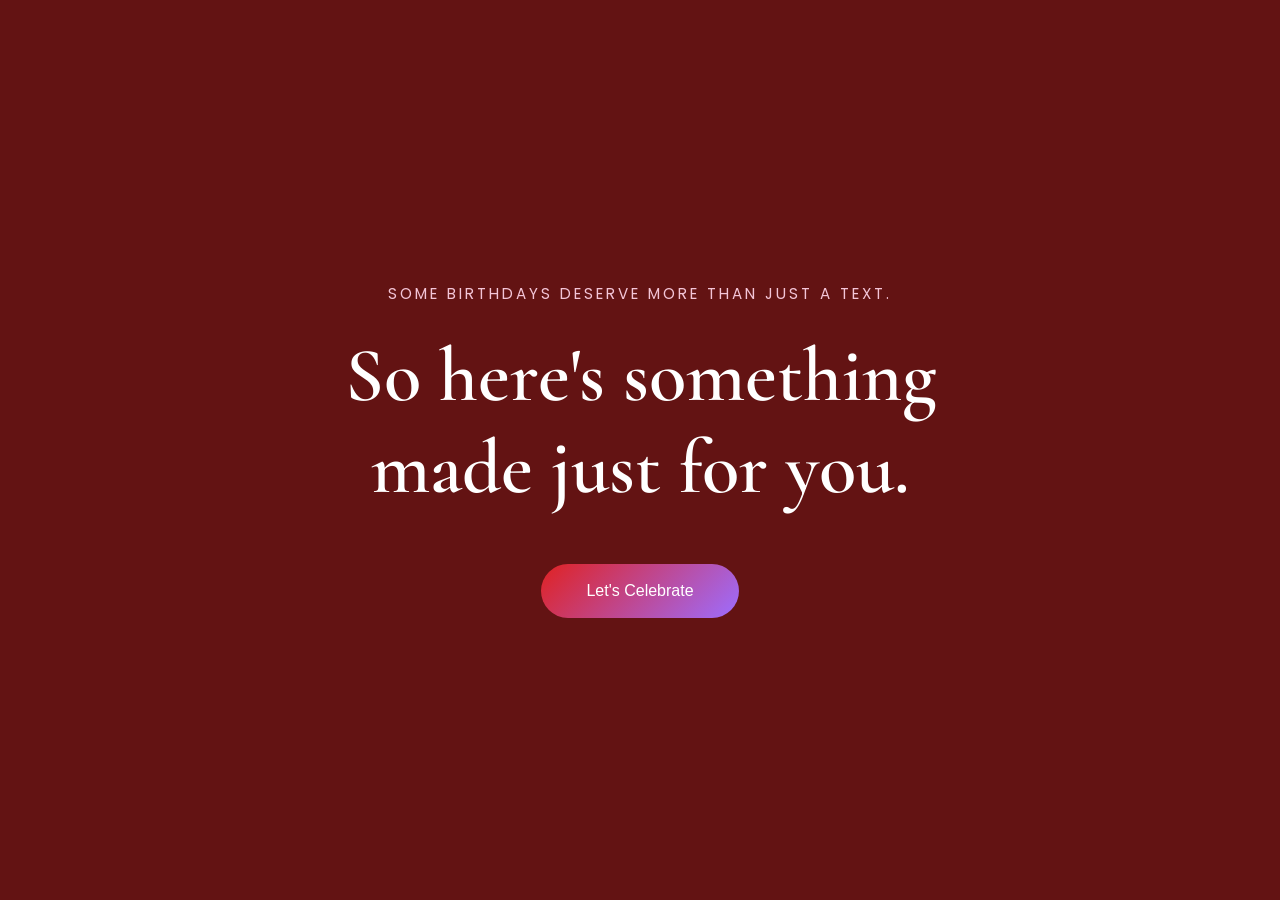
<file: index.html>
<!DOCTYPE html>
<html lang="en">
<head>

    <meta charset="UTF-8">
    <meta name="viewport" content="width=device-width, initial-scale=1.0">

    <title>Happy Birthday Nadia</title>

    <!-- Main CSS -->
    <link rel="stylesheet" href="css/style.css">

    <!-- Envelope CSS -->
    <link rel="stylesheet" href="components/envelope.css">

    <!-- Google Fonts -->
    <link rel="preconnect" href="https://fonts.googleapis.com">
    <link rel="preconnect" href="https://fonts.gstatic.com" crossorigin>

    <link href="https://fonts.googleapis.com/css2?family=Cormorant+Garamond:wght@400;500;600;700&family=Poppins:wght@300;400;500;600&display=swap" rel="stylesheet">

    <!-- Font Awesome -->
    <link rel="stylesheet"
          href="https://cdnjs.cloudflare.com/ajax/libs/font-awesome/6.6.0/css/all.min.css"/>

</head>

<body>

<!-- =====================================
LOADING SCREEN
===================================== -->

<div id="loadingScreen">

    <div class="loading-content">

        <p class="loading-small">
            Some birthdays deserve
            more than just a text.
        </p>

        <h1>
            So here's something
            made just for you.
        </h1>

        <button id="celebrateBtn">
            Let's Celebrate
        </button>

    </div>

</div>

<!-- =====================================
BACKGROUND MUSIC
===================================== -->

<audio id="bgMusic" loop>
    <source src="assets/music.mp3" type="audio/mpeg">
</audio>

<div class="music-btn" id="musicBtn">
    <i class="fa-solid fa-music"></i>
</div>

<!-- =====================================
NAVBAR
===================================== -->

<nav>

    <div class="logo">
        Happy <span>Birthday</span>
    </div>

    <ul>
        <li>Celebrate</li>
        <li>Smile</li>
        <li>Wish</li>
        <li>Nadia</li>
    </ul>

</nav>

<!-- =====================================
HERO
===================================== -->

<section class="hero" id="hero">

    <div class="hero-left">

        <h1>
            Happy Birthday
            <span>Nadia</span>
        </h1>

        <p>
            Another year.
            Another adventure.
            Another beautiful chapter.
            Hope today brings smiles,
            unforgettable memories,
            and everything your heart has been quietly wishing for.
        </p>

        <button id="surpriseBtn">
            Open Your Letter 🐾
        </button>

        <button id="galleryBtn" class="gallery-btn">
          Cue the Cancer Season ☀️
        </button>

    </div>

    <div class="hero-right">

        <div class="image-box">
            <canvas id="revealCanvas"></canvas>
        </div>

        <p class="hint">
            Move your cursor across the photo ✨
        </p>

    </div>

</section>

<!-- =====================================
CAT ENVELOPE COMPONENT
===================================== -->

<div id="envelopeOverlay">

    <div class="envelope-container">

        <div class="cat-ear left-ear"></div>
        <div class="cat-ear right-ear"></div>

        <div class="envelope">

            <div class="flap"></div>

            <div class="seal" id="seal">

                <div class="paw">

                    <span></span>
                    <span></span>
                    <span></span>
                    <span></span>
                    <span class="pad"></span>

                </div>

            </div>

        </div>

        <!-- LETTER -->

        <div class="letter" id="letter">

            <button class="close-letter" id="closeLetter">
                &times;
            </button>

            <div class="letter-bg"></div>

            <div class="letter-content">

                <h2>Dear Nadia 🤍</h2>

                <p>
                    Birthdays usually come with messages that all sound the same.
                    So instead of another "Happy Birthday" text...
                    I built you a tiny corner of the internet.
                    I hope this next chapter is full of beautiful cafés,
                    unforgettable adventures,
                    genuine friendships,
                    lots of laughter,
                    and moments that never need a filter.
                    Keep shining.
                    Keep creating.
                    Keep being you.
                </p>

                <h3>Happy Birthday</h3>

            </div>

        </div>

    </div>

</div>

<script src="js/script.js"></script>
<script src="components/envelope.js"></script>

</body>
</html>
</file>
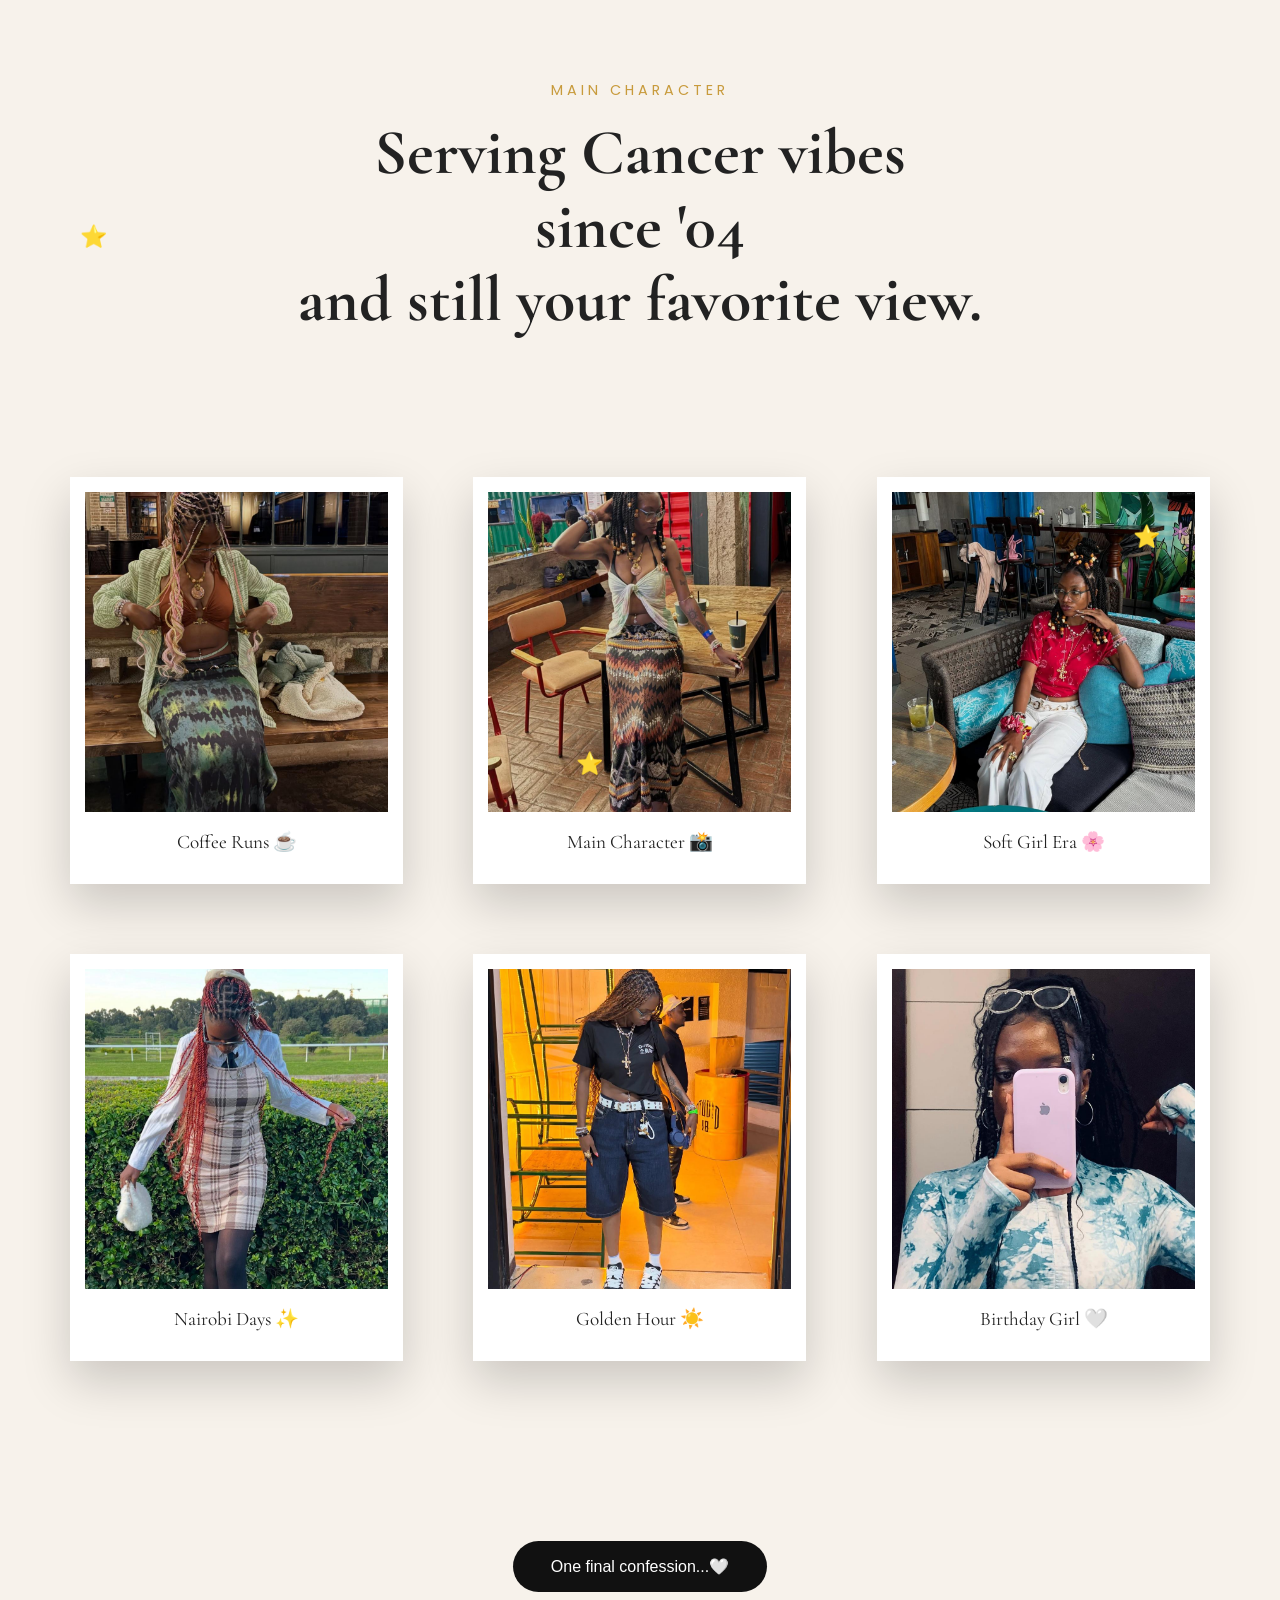
<file: gallery.html>
<!DOCTYPE html>
<html lang="en">

<head>

    <meta charset="UTF-8">
    <meta name="viewport" content="width=device-width, initial-scale=1.0">
    <title>Cancer Season</title>
    <link rel="stylesheet" href="css/gallery.css">

    <!-- Google Font -->
    <link rel="preconnect" href="https://fonts.googleapis.com">
    <link rel="preconnect" href="https://fonts.gstatic.com" crossorigin>
    <link href="https://fonts.googleapis.com/css2?family=Cormorant+Garamond:wght@400;500;700&family=Poppins:wght@300;400;600&display=swap" rel="stylesheet">

</head>

<body>
<audio id="bgMusic" loop>
    <source src="assets/music.mp3" type="audio/mpeg">
</audio>
<!-- ===================================== -->
<!-- HEADER -->
<!-- ===================================== -->

<section class="gallery-header">

    <p class="small-title">
        Main Character
    </p>

    <h1>

        <span>Serving Cancer vibes</span>

        <span>since '04</span>

        <span>and still your favorite view.</span>

    </h1>

</section>

<!-- ===================================== -->
<!-- POLAROID WALL -->
<!-- ===================================== -->

<section class="wall">

<div class="polaroid one">
    <img src="assets/img/nad1.jpeg">
    <p>Coffee Runs ☕</p>
</div>

<div class="polaroid two">
    <img src="assets/img/nad2.jpeg">
    <p>Main Character 📸</p>
</div>

<div class="polaroid three">
    <img src="assets/img/nad3.jpeg">
    <p>Soft Girl Era 🌸</p>
</div>

<div class="polaroid four">
    <img src="assets/img/nad4.jpeg">
    <p>Nairobi Days ✨</p>
</div>

<div class="polaroid five">
    <img src="assets/img/nad5.jpeg">
    <p>Golden Hour ☀️</p>
</div>

<div class="polaroid six">
    <img src="assets/img/nad6.jpeg">
    <p>Birthday Girl 🤍</p>
</div>

</section>

<!-- ===================================== -->
<!-- HIDDEN STARS -->
<!-- ===================================== -->

<div class="star star1">⭐</div>
<div class="star star2">⭐</div>
<div class="star star3">⭐</div>

<div class="wish-popup" id="wishPopup">

    <p id="wishText"></p>

</div>

<!-- ===================================== -->
<!-- FOOTER -->
<!-- ===================================== -->

<div class="gallery-footer">

<button id="finishBtn">

One final confession...🤍

</button>

</div>

<script src="js/gallery.js"></script>

</body>
</html>
</file>
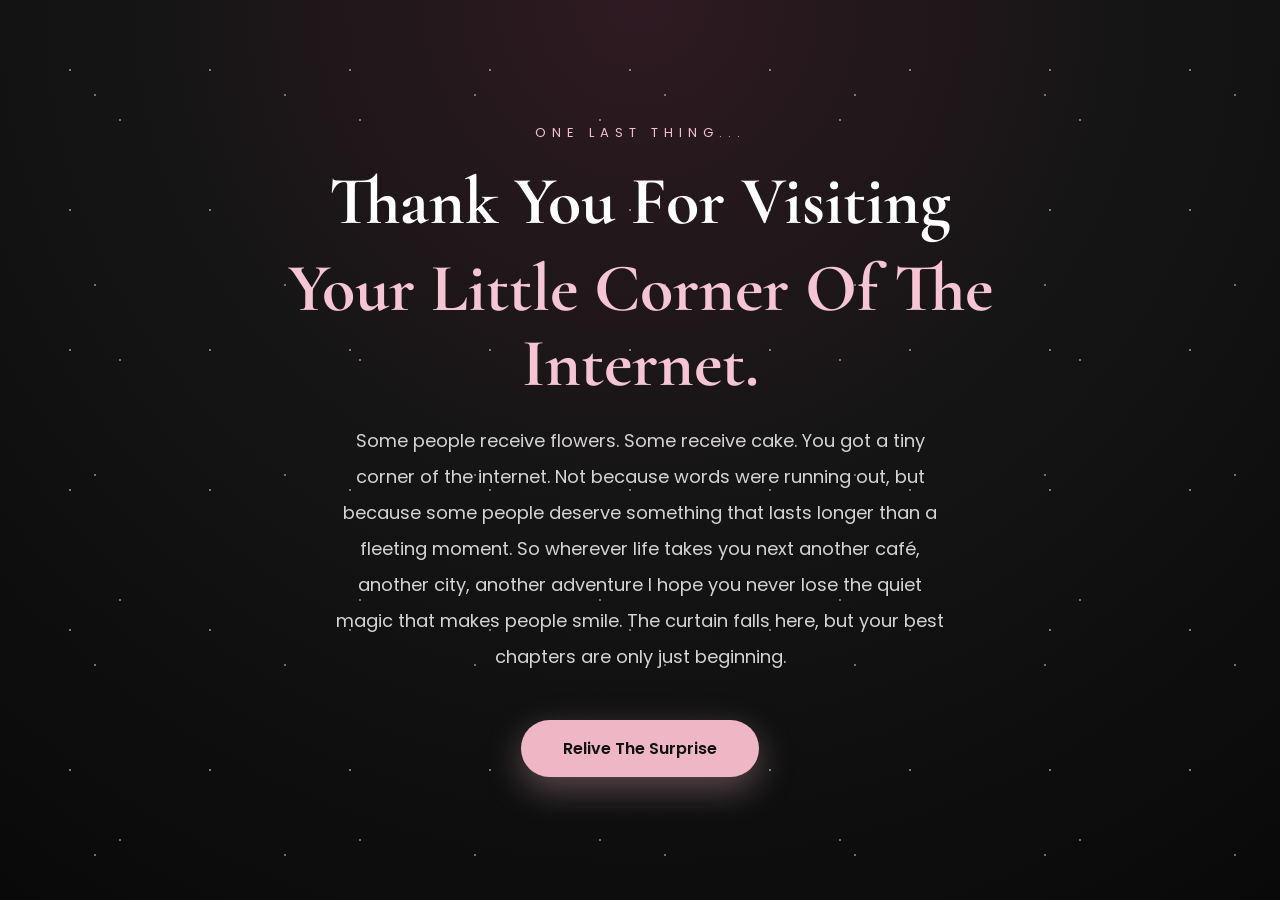
<file: goodbye.html>
<!DOCTYPE html>
<html lang="en">

<head>

    <meta charset="UTF-8">
    <meta name="viewport" content="width=device-width, initial-scale=1.0">

    <title>Until Next Time 🤍</title>

    <link rel="stylesheet" href="css/goodbye.css">

    <link rel="preconnect" href="https://fonts.googleapis.com">
    <link rel="preconnect" href="https://fonts.gstatic.com" crossorigin>

    <link href="https://fonts.googleapis.com/css2?family=Cormorant+Garamond:wght@400;600;700&family=Poppins:wght@300;400;500&display=swap" rel="stylesheet">

</head>

<body>
    <audio id="bgMusic" loop>
      <source src="assets/music.mp3" type="audio/mpeg">
    </audio>

<div class="goodbye">

    <div class="stars"></div>

    <div class="content">

        <span class="small">
            One last thing...
        </span>

        <h1>
            Thank You For Visiting
            <span>Your Little Corner Of The Internet.</span>
        </h1>

       <p>
         Some people receive flowers.
         Some receive cake.
         You got a tiny corner of the internet.

         Not because words were running out,
         but because some people deserve something that lasts          longer than a fleeting moment.

         So wherever life takes you next
         another café,
         another city,
         another adventure

         I hope you never lose the quiet magic that makes people smile.

         The curtain falls here,
         but your best chapters are only just beginning.
       </p>


        <a href="index.html" class="restart">
            Relive The Surprise
        </a>

    </div>

</div>

<script src="js/goodbye.js"></script>

</body>
</html>
</file>
<file: css/style.css>
/* =========================
   GOOGLE FONTS
========================= */

@import url('https://fonts.googleapis.com/css2?family=Cormorant+Garamond:wght@400;500;600;700&family=Poppins:wght@300;400;500;600&display=swap');

*{
    margin:0;
    padding:0;
    box-sizing:border-box;
}

html{
    scroll-behavior:smooth;
}

body{
    font-family:'Poppins',sans-serif;
    background:#080808;
    color:white;
    overflow-x:hidden;
}

/*=========================
BACKGROUND
=========================*/

body::before{
    content:"";
    position:fixed;
    inset:0;
    background:
    radial-gradient(circle at top right,#f5bfd61f,transparent 30%),
    radial-gradient(circle at bottom left,#d6b4ff1a,transparent 30%),
    linear-gradient(#080808,#050505);
    z-index:-2;
}

/*=========================
NAVBAR
=========================*/

nav{
    width:100%;
    position:fixed;
    top:0;
    left:0;
    padding:20px 8%;
    display:flex;
    justify-content:space-between;
    align-items:center;
    backdrop-filter:blur(15px);
    background:rgba(0,0,0,.25);
    z-index:999;
}

.logo{
    font-size:1.4rem;
    font-family:'Cormorant Garamond',serif;
    letter-spacing:2px;
}

.logo span{
    color:#f3c5d7;
}

nav ul{
    display:flex;
    gap:40px;
    list-style:none;
}

nav li{
    cursor:pointer;
    transition:.3s;
    color:#ddd;
}

nav li:hover{
    color:#fff;
}
/*=========================
MUSIC BUTTON
=========================*/

.music-btn{
    position:fixed;
    bottom:30px;
    right:30px;
    width:60px;
    height:60px;
    border-radius:50%;
    display:flex;
    justify-content:center;
    align-items:center;
    cursor:pointer;
    background:#ca1313a6;
    backdrop-filter:blur(20px);
    border:1px solid #ffffff25;
    font-size:20px;
    z-index:999;
    transition:.35s;
}

.music-btn:hover{
    transform:scale(1.08);
    background:#f3076140;
}

/*=========================
HERO
=========================*/

.hero{
    min-height:100vh;
    width:100%;
    padding:140px 8% 80px;
    display:flex;
    justify-content:space-between;
    align-items:center;
    gap:70px;
}

/*=========================
LEFT
=========================*/

.hero-left{
    flex:1;
}

.tag{
    display:inline-block;
    color:#f3c5d7;
    letter-spacing:3px;
    margin-bottom:25px;
    text-transform:uppercase;
    font-size:.85rem;
}

.hero-left h1{
    font-family:'Cormorant Garamond',serif;
    font-size:clamp(3rem,7vw,6.5rem);
    line-height:1;
    margin-bottom:30px;
}

.hero-left h1 span{
    display:block;
    color:#f3c5d7;
}

.hero-left p{
    max-width:520px;
    color:#d5d5d5;
    font-size:1rem;
    line-height:1.8;
    margin-bottom:40px;
}

/*=========================
BUTTON
=========================*/

.hero-left button{
    padding:16px 34px;
    border:none;
    cursor:pointer;
    font-size:1rem;
    border-radius:50px;
    color:white;
    background:linear-gradient(135deg,#df1a86,#f10a63);
    transition:.35s;
}

.hero-left button:hover{
    transform:translateY(-4px);
    box-shadow:0 15px 30px rgba(214,114,194,.35);
}

/*=========================
RIGHT
=========================*/

.hero-right{
    flex:1;
    display:flex;
    flex-direction:column;
    align-items:center;
}

/*=========================
IMAGE
=========================*/

.image-box{
    width:min(500px,90vw);
    aspect-ratio:4/5;
    border-radius:28px;
    overflow:hidden;
    background:#111;
    box-shadow:
    0 20px 60px rgba(0,0,0,.45),
    0 0 80px rgba(255,192,203,.08);
    border:1px solid rgba(255,255,255,.08);
}

#revealCanvas{
    width:100%;
    height:100%;
    display:block;
}

/* ===========================
GALLERY BUTTON
=========================== */

.gallery-btn{
    margin-top:20px;
    padding:16px 34px;
    background:#f6c453;
    color:#111;
    border:none;
    border-radius:40px;
    font-size:16px;
    font-weight:600;
    cursor:pointer;
    opacity:0;
    transform:translateY(20px);
    pointer-events:none;
    transition:.5s;
    box-shadow:
    0 12px 30px rgba(0,0,0,.18);
}

.gallery-btn.show{
    opacity:1;
    transform:translateY(0);
    pointer-events:auto;
}

.gallery-btn:hover{
    transform:translateY(-4px);
    background:#ffd86e;
}


/*=========================
HINT
=========================*/

.hint{
    margin-top:20px;
    color:#bbb;
    letter-spacing:1px;
    font-size:.95rem;
}

/*=========================
SURPRISE
=========================*/

.surprise{
    min-height:100vh;
    display:flex;
    justify-content:center;
    align-items:center;
    padding:50px;
}

.hidden{
    display:none;
}

.card{
    width:min(700px,95%);
    background:#121212;
    border-radius:24px;
    padding:60px;
    text-align:center;
    border:1px solid rgba(255,255,255,.08);
    box-shadow:0 30px 80px rgba(0,0,0,.45);
}

.card h2{
    font-family:'Cormorant Garamond',serif;
    font-size:3rem;
    margin-bottom:25px;
}

.card p{
    line-height:2;
    color:#ddd;
    margin-bottom:40px;
}

.card button{
    padding:15px 30px;
    border:none;
    border-radius:40px;
    cursor:pointer;
    background:#f3c5d7;
    color:black;
    font-weight:600;

}

/*=========================
TABLET
=========================*/

@media(max-width:992px){

.hero{
    flex-direction:column-reverse;
    justify-content:center;
    text-align:center;
}

.hero-left p{
    margin:auto;
    margin-bottom:35px;
}

nav{
    padding:18px 6%;
}

nav ul{
    gap:20px;
}

}

/*=========================
PHONE
=========================*/

@media(max-width:768px){

nav{
    flex-direction:column;
    gap:15px;
}

nav ul{
    flex-wrap:wrap;
    justify-content:center;
    gap:15px;
}

.hero{
    padding-top:180px;
}

.hero-left h1{
    font-size:3.4rem;
}

.hero-left p{
    font-size:.95rem;
}

.music-btn{
    width:55px;
    height:55px;
    right:20px;
    bottom:20px;
}

.card{
    padding:35px 25px;
}

.card h2{
    font-size:2.2rem;
}

}

/* ===========================LOADING SCREEN=========================== */
#loadingScreen{
    position:fixed;
    inset:0;
    display:flex;
    justify-content:center;
    align-items:center;
    background:#631313;
    z-index:5000;
    transition:1s;
}

.loading-content{
    width:min(700px,90%);
    text-align:center;
}

.loading-small{
    color:#f3c5d7;
    font-size:.95rem;
    letter-spacing:3px;
    text-transform:uppercase;
    margin-bottom:25px;
}

.loading-content h1{
    font-family:'Cormorant Garamond',serif;
    font-size:clamp(2.5rem,6vw,5rem);
    font-weight:600;
    line-height:1.2;
    margin-bottom:50px;
}

#celebrateBtn{
    padding:18px 45px;
    border:none;
    border-radius:50px;
    cursor:pointer;
    color:white;
    font-size:1rem;
    background:linear-gradient(135deg,#e02222,#9d6dff);
    transition:.35s;
}

#celebrateBtn:hover{
    transform:translateY(-5px);
    box-shadow:0 20px 40px rgba(220,110,180,.35);
}

.fadeOut{
    opacity:0;
    pointer-events:none;
}
</file>
<file: components/envelope.css>
/* ===================OVERLAY================== */
#envelopeOverlay{
    position:fixed;
    inset:0;
    background:rgba(0,0,0,.78);
    display:flex;
    justify-content:center;
    align-items:center;
    opacity:0;
    visibility:hidden;
    transition:.45s ease;
    z-index:99999;
}

#envelopeOverlay.show{
    opacity:1;
    visibility:visible;
}

/* =========CONTAINER=============== */

.envelope-container{
    position:relative;
    width:420px;
    height:320px;
    display:flex;
    justify-content:center;
    align-items:center;
    transform:translateY(80px) scale(.75);
    transition:.6s cubic-bezier(.18,.89,.32,1.28);
}

#envelopeOverlay.show .envelope-container{
    transform:translateY(0) scale(1);
}

/* ==============CAT EARS===================== */

.cat-ear{
    position:absolute;
    width:80px;
    height:80px;
    background:#F8F3EA;
    top:-28px;
    z-index:0;
}

.left-ear{
    left:70px;
    clip-path:polygon(50% 0%,0% 100%,100% 100%);
    transform:rotate(-10deg);
}

.right-ear{
    right:70px;
    clip-path:polygon(50% 0%,0% 100%,100% 100%);
    transform:rotate(10deg);
}

/* =====================ENVELOPE==================== */

.envelope{
    position:relative;
    width:360px;
    height:230px;
    background:#F8F3EA;
    border-radius:12px;
    overflow:hidden;
    box-shadow:
    0 30px 70px rgba(0,0,0,.45);
    z-index:10;
}

/* ================FLAP======================== */

.flap{
    position:absolute;
    top:0;
    left:0;
    width:100%;
    height:120px;
    background:#efe7db;
    clip-path:polygon(0 0,100% 0,50% 100%);
    transform-origin:top;
    transition:.8s ease;
    z-index:3;
}

.envelope.open .flap{
    transform:rotateX(180deg);
}

/* =====================SEAL======================== */

.seal{
    position:absolute;
    left:50%;
    top:95px;
    transform:translateX(-50%);
    width:70px;
    height:70px;
    border-radius:50%;
    background:#efb7c5;
    display:flex;
    justify-content:center;
    align-items:center;
    cursor:pointer;
    z-index:5;
    transition:.3s;
}

.seal:hover{
    transform:translateX(-50%) scale(1.08);
}

/* ==========CSS PAW=============== */

.paw{
    position:relative;
    width:30px;
    height:30px;
}

.paw span{
    position:absolute;
    width:8px;
    height:8px;
    background:white;
    border-radius:50%;
}

.paw span:nth-child(1){
    top:0;
    left:2px;
}

.paw span:nth-child(2){
    top:0;
    right:2px;
}

.paw span:nth-child(3){
    top:10px;
    left:-2px;
}

.paw span:nth-child(4){
    top:10px;
    right:-2px;
}

.pad{
    width:18px !important;
    height:16px !important;
    left:50%;
    bottom:0;
    transform:translateX(-50%);
    border-radius:50%;
}

/* ===============LETTER=================== */

.letter{
    position:absolute;
    width:330px;
    height:470px;
    background:#fdfbf8;
    border-radius:18px;
    top:40px;
    overflow:hidden;
    box-shadow:
    0 25px 60px rgba(0,0,0,.35);
    transform:translateY(160px) scale(.85);
    opacity:0;
    pointer-events:none;
    transition:.8s;
    z-index:20;
}

.letter.show{
    transform:translateY(-40px) scale(1);
    opacity:1;
    pointer-events:auto;
}

/* ==========BACKGROUND IMAGE=================== */

.letter-bg{
    position:absolute;
    inset:0;
    background-image:url("../assets/img/letter-bg.jpg");
    background-position:center;
    background-size:cover;
    background-repeat:no-repeat;
    opacity:0.35;
    z-index:1;
}

/* ===========CONTENT================ */

.letter-content{
    position:relative;
    z-index:2;
    padding:45px;
    padding-bottom:80px;
    height:100%;
    overflow-y:auto;
    scrollbar-width:thin;
    scrollbar-color:#efb7c5 transparent;
}

.letter-content h2{
    font-family:'Cormorant Garamond',serif;
    font-size:38px;
    margin-bottom:25px;
    color: crimson;
}

.letter-content p{
    font-family:'Poppins',sans-serif;
    line-height:2;
    color:#000000;
    font-size:15px;
}

.letter-content h3{
    margin-top:35px;
    font-family:'Cormorant Garamond',serif;
    font-size:34px;
    color: crimson;
}

.letter-content::-webkit-scrollbar{
    width:6px;
}

.letter-content::-webkit-scrollbar-thumb{
    background:#efb7c5;
    border-radius:20px;
}

.letter-content::-webkit-scrollbar-track{
    background:transparent;
}
/* ==============================
CLOSE BUTTON
============================== */

.close-letter{
    position:absolute;
    right:15px;
    top:15px;
    width:36px;
    height:36px;
    border:none;
    border-radius:50%;
    background:#efb7c5;
    color:white;
    cursor:pointer;
    font-size:20px;
    z-index:5;
}

/* ==============================
RESPONSIVE
============================== */

@media(max-width:768px){
.envelope-container{
width:95%;
}

.envelope{
width:300px;
height:200px;
}

.letter{
width:90%;
height:75vh;
}

.letter-content{
padding:30px;
}
.letter-content h2{
font-size:30px;
}
}
</file>
<file: css/gallery.css>
@import url('https://fonts.googleapis.com/css2?family=Cormorant+Garamond:wght@400;500;700&family=Poppins:wght@300;400;600&display=swap');

*{
    margin:0;
    padding:0;
    box-sizing:border-box;
}

body{
    background:#f7f2eb;
    font-family:'Poppins',sans-serif;
    color:#222;
    overflow-x:hidden;
}

/* ============================
HEADER
============================ */

.gallery-header{
    text-align:center;
    padding:80px 20px 40px;
}

.small-title{
    color:#c89b3c;
    letter-spacing:4px;
    text-transform:uppercase;
    margin-bottom:15px;
    font-size:.9rem;
}

.gallery-header h1{
    font-family:'Cormorant Garamond',serif;
    font-size:4rem;
    font-weight:700;
    line-height:1.15;
}

.gallery-header h1 span{
    display:block;
    opacity:0;
    transform:translateY(-80px) rotate(-8deg);
    animation:tumble .8s forwards;
}

.gallery-header h1 span:nth-child(2){
    animation-delay:.4s;
}

.gallery-header h1 span:nth-child(3){
    animation-delay:.8s;
}

@keyframes tumble{

    to{
        opacity:1;
        transform:translateY(0) rotate(0);
    }

}

/* ============================
POLAROID WALL
============================ */

.wall{

    max-width:1200px;

    margin:70px auto;

    display:grid;

    grid-template-columns:repeat(auto-fit,minmax(260px,1fr));

    gap:70px;

    padding:30px;

}

/* ============================
POLAROID
============================ */

.polaroid{

    background:white;

    padding:15px 15px 30px;

    box-shadow:
    0 20px 45px rgba(0,0,0,.18);

    transition:.45s;

    cursor:pointer;

    opacity:0;

    transform:translateY(-120px) scale(.8);

    animation:drop .8s forwards;

}

.polaroid img{

    width:100%;

    height:320px;

    object-fit:cover;

    display:block;

}

.polaroid p{

    text-align:center;

    margin-top:18px;

    font-family:'Cormorant Garamond',serif;

    font-size:1.2rem;

}

/* stagger */

.one{animation-delay:.3s; transform:rotate(-8deg);}
.two{animation-delay:.5s; transform:rotate(7deg);}
.three{animation-delay:.7s; transform:rotate(-5deg);}
.four{animation-delay:.9s; transform:rotate(6deg);}
.five{animation-delay:1.1s; transform:rotate(-10deg);}
.six{animation-delay:1.3s; transform:rotate(8deg);}

@keyframes drop{

    to{

        opacity:1;

        transform:translateY(0);

    }

}

.polaroid:hover{

    transform:
    translateY(-18px)
    rotate(0deg)
    scale(1.05);

    box-shadow:
    0 35px 70px rgba(0,0,0,.25);

    z-index:10;

}

/* ============================
HIDDEN STARS
============================ */

.star{

    position:fixed;

    font-size:22px;

    cursor:pointer;

    animation:twinkle 2s infinite;

    user-select:none;

}

.star1{

    top:220px;
    left:80px;

}

.star2{

    right:120px;
    top:520px;

}

.star3{

    bottom:120px;
    left:45%;

}

@keyframes twinkle{

    0%,100%{

        opacity:.2;
        transform:scale(1);

    }

    50%{

        opacity:1;
        transform:scale(1.3);

    }

}

/* ============================
POPUP
============================ */

.wish-popup{

    position:fixed;

    left:50%;
    top:50%;

    transform:translate(-50%,-50%) scale(.8);

    background:white;

    padding:30px 40px;

    border-radius:20px;

    box-shadow:
    0 25px 60px rgba(0,0,0,.25);

    opacity:0;

    pointer-events:none;

    transition:.4s;

    z-index:999;

    max-width:420px;

    text-align:center;

}

.wish-popup.show{

    opacity:1;

    transform:translate(-50%,-50%) scale(1);

}

.wish-popup p{

    font-size:1.1rem;

    line-height:1.8;

    font-family:'Cormorant Garamond',serif;

}

/* ============================
FOOTER
============================ */

.gallery-footer{

    text-align:center;

    padding:80px 20px;

}

.gallery-footer button{

    padding:16px 38px;

    border:none;

    border-radius:40px;

    background:#111;

    color:white;

    font-size:1rem;

    cursor:pointer;

    transition:.35s;

}

.gallery-footer button:hover{

    transform:translateY(-5px);

    background:#000;

}

/* ============================
RESPONSIVE
============================ */

@media(max-width:768px){

.gallery-header h1{

    font-size:2.5rem;

}

.wall{

    gap:40px;

}

.polaroid img{

    height:260px;

}

}
</file>
<file: css/goodbye.css>
@import url('https://fonts.googleapis.com/css2?family=Cormorant+Garamond:wght@400;500;600;700&family=Poppins:wght@300;400;500&display=swap');

/* ==========================
RESET
========================== */

*{
    margin:0;
    padding:0;
    box-sizing:border-box;
}

body{

    font-family:'Poppins',sans-serif;
    background:#090909;
    color:#fff;
    overflow:hidden;

}

/* ==========================
PAGE
========================== */

.goodbye{

    position:relative;
    width:100%;
    height:100vh;

    display:flex;
    justify-content:center;
    align-items:center;
    text-align:center;

    padding:40px;

    overflow:hidden;

    background:
    radial-gradient(circle at top,#2f1a22 0%,#151515 45%,#090909 100%);

}

/* ==========================
FLOATING STARS
========================== */

.stars{

    position:absolute;
    inset:0;

    background-image:

    radial-gradient(white 1px,transparent 1px),
    radial-gradient(#ffd8e6 1px,transparent 1px),
    radial-gradient(#fff 1.5px,transparent 1.5px);

    background-size:
    140px 140px,
    190px 190px,
    240px 240px;

    animation:starsMove 35s linear infinite;

    opacity:.45;

}

@keyframes starsMove{

    from{

        transform:translateY(0);

    }

    to{

        transform:translateY(-180px);

    }

}

/* ==========================
CONTENT
========================== */

.content{

    position:relative;

    max-width:760px;

    z-index:5;

    animation:fadeUp 1.5s ease;

}

.small{

    display:block;

    margin-bottom:18px;

    letter-spacing:6px;

    text-transform:uppercase;

    color:#f6bfd1;

    font-size:13px;

}

.content h1{

    font-family:'Cormorant Garamond',serif;

    font-size:68px;

    font-weight:700;

    line-height:1.1;

    margin-bottom:25px;

}

.content h1 span{

    display:block;

    color:#f5c5d4;

    margin-top:12px;

}

.content p{

    font-size:18px;

    line-height:2;

    color:rgba(255,255,255,.82);

    max-width:620px;

    margin:0 auto 45px;

}

/* ==========================
BUTTON
========================== */

.restart{

    display:inline-block;

    padding:16px 42px;

    border-radius:50px;

    text-decoration:none;

    background:#efb7c5;

    color:#111;

    font-weight:600;

    transition:.35s;

    box-shadow:
    0 12px 35px rgba(239,183,197,.35);

}

.restart:hover{

    transform:translateY(-6px);

    background:#ffd8e6;

    box-shadow:
    0 18px 45px rgba(239,183,197,.55);

}

/* ==========================
FADE
========================== */

@keyframes fadeUp{

    from{

        opacity:0;
        transform:translateY(40px);

    }

    to{

        opacity:1;
        transform:translateY(0);

    }

}

/* ==========================
RESPONSIVE
========================== */

@media(max-width:768px){

.content h1{

    font-size:42px;

}

.content p{

    font-size:16px;

    line-height:1.8;

}

.small{

    font-size:11px;
    letter-spacing:4px;

}

.restart{

    padding:14px 30px;
    font-size:15px;

}

}
</file>
